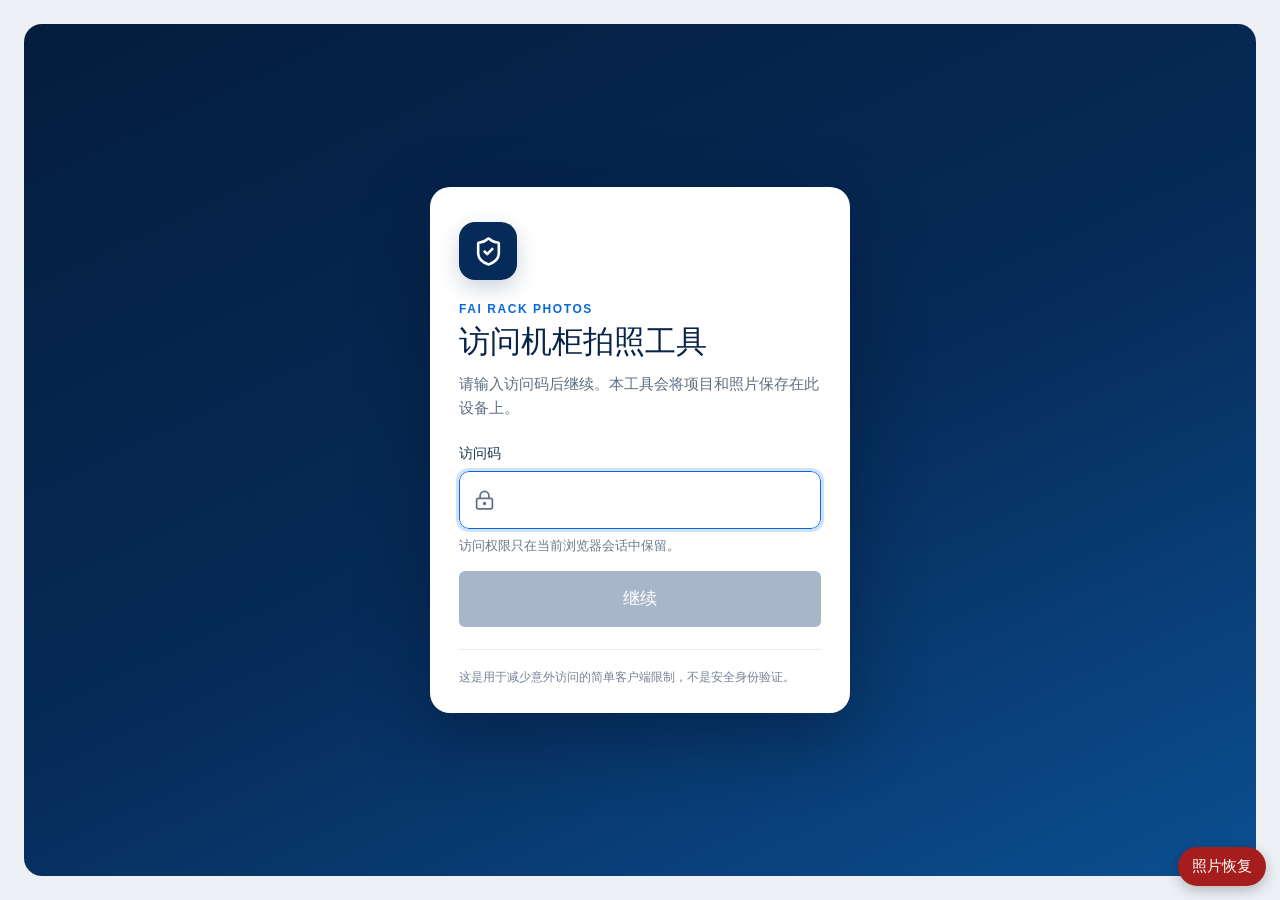
<file: index.html>
<!doctype html>
<html lang="zh-CN">
  <head>
    <meta charset="UTF-8" />
    <meta name="viewport" content="width=device-width, initial-scale=1, viewport-fit=cover" />
    <meta name="theme-color" content="#062b58" />
    <meta name="apple-mobile-web-app-capable" content="yes" />
    <meta name="apple-mobile-web-app-status-bar-style" content="default" />
    <meta name="apple-mobile-web-app-title" content="机柜拍照" />
    <link rel="icon" href="./icon.svg" type="image/svg+xml" />
    <link rel="manifest" href="./manifest.webmanifest" />
    <title>机柜拍照</title>
    <script type="module" crossorigin src="./assets/index-Nw5p51wP.js"></script>
    <link rel="stylesheet" crossorigin href="./assets/index-DUR5N84x.css">
  </head>
  <body>
    <div id="root"></div>
    <a id="photo-recovery-entry" href="./recovery.html?v=20260828-11" hidden style="position:fixed;right:14px;bottom:calc(14px + env(safe-area-inset-bottom));z-index:9999;padding:10px 14px;border-radius:999px;background:#a51d1d;color:#fff;text-decoration:none;font:700 15px -apple-system,BlinkMacSystemFont,'Segoe UI',sans-serif;box-shadow:0 4px 14px rgba(0,0,0,.25)">照片恢复</a>
    <script>
      (() => {
        const entry = document.querySelector('#photo-recovery-entry')
        const root = document.querySelector('#root')
        const updateVisibility = () => {
          entry.hidden = !root.querySelector('.access-gate, .hub-view')
        }
        new MutationObserver(updateVisibility).observe(root, { childList: true, subtree: true })
        updateVisibility()
      })()
    </script>
  </body>
</html>
</file>
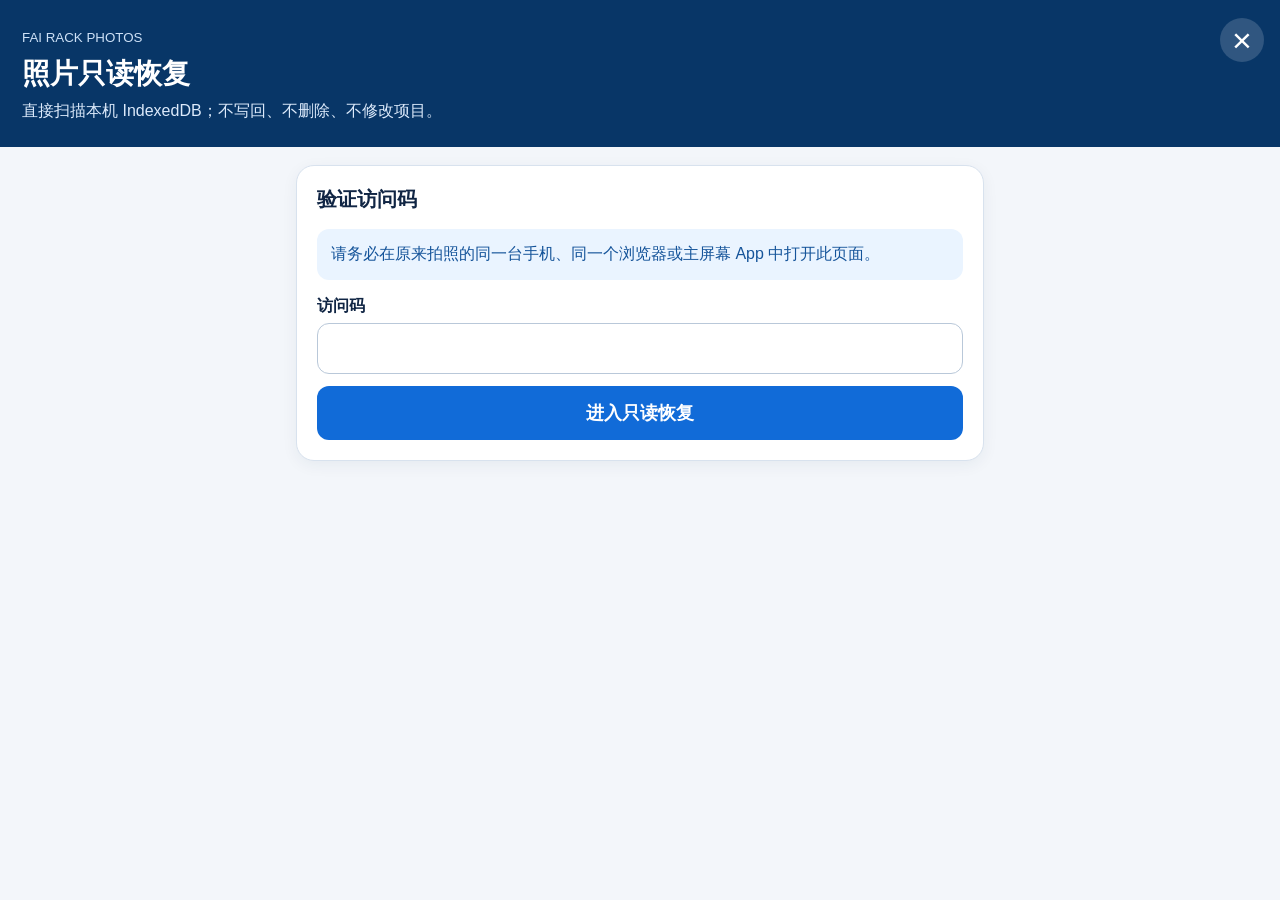
<file: recovery.html>
<!doctype html>
<html lang="zh-CN">
  <head>
    <meta charset="UTF-8" />
    <meta name="viewport" content="width=device-width, initial-scale=1, viewport-fit=cover" />
    <meta name="theme-color" content="#062b58" />
    <meta name="apple-mobile-web-app-capable" content="yes" />
    <title>FAI 照片只读恢复</title>
    <style>
      :root { color-scheme: light; font-family: -apple-system, BlinkMacSystemFont, "Segoe UI", sans-serif; background: #f3f6fa; color: #102544; }
      * { box-sizing: border-box; }
      body { margin: 0; min-height: 100vh; background: #f3f6fa; }
      header { position: relative; padding: max(28px, env(safe-area-inset-top)) 72px 24px 22px; background: #083667; color: white; }
      .recovery-close { position: absolute; top: max(18px, env(safe-area-inset-top)); right: 16px; display: grid; width: 44px; height: 44px; place-items: center; border-radius: 50%; background: rgba(255,255,255,.16); color: white; text-decoration: none; font-size: 34px; font-weight: 400; line-height: 1; }
      .recovery-close:focus-visible { outline: 3px solid white; outline-offset: 3px; }
      header h1 { margin: 8px 0 6px; font-size: 28px; }
      header p { margin: 0; color: #dceafb; line-height: 1.5; }
      main { width: min(720px, 100%); margin: 0 auto; padding: 18px 16px calc(30px + env(safe-area-inset-bottom)); }
      section { margin-bottom: 16px; padding: 20px; border: 1px solid #d8e2ee; border-radius: 18px; background: white; box-shadow: 0 4px 16px rgba(17, 45, 82, .06); }
      h2 { margin: 0 0 12px; font-size: 20px; }
      p { line-height: 1.55; }
      .notice { padding: 13px 14px; border-radius: 12px; background: #eaf4ff; color: #15549a; }
      .safe { color: #147a48; font-weight: 700; }
      label { display: block; margin: 12px 0 6px; font-weight: 700; }
      input, select { width: 100%; padding: 14px; border: 1px solid #b9c8d9; border-radius: 12px; background: white; font-size: 18px; }
      button { width: 100%; margin-top: 12px; padding: 15px 16px; border: 0; border-radius: 12px; background: #116bd8; color: white; font-size: 18px; font-weight: 800; }
      button.secondary { background: #0f5da9; }
      button:disabled { opacity: .45; }
      .hidden { display: none; }
      .status { margin-top: 14px; padding: 13px; border-radius: 12px; background: #f1f5f9; white-space: pre-wrap; overflow-wrap: anywhere; }
      .error { background: #fff0f0; color: #a51d1d; }
      .stats { display: grid; grid-template-columns: repeat(2, minmax(0, 1fr)); gap: 10px; margin-top: 14px; }
      .stat { padding: 13px; border-radius: 12px; background: #f1f5f9; }
      .stat strong { display: block; font-size: 24px; }
      progress { width: 100%; height: 16px; margin-top: 12px; }
      small { color: #66768d; line-height: 1.45; }
    </style>
  </head>
  <body>
    <header>
      <a class="recovery-close" href="./" aria-label="关闭照片恢复并返回主应用">×</a>
      <small style="color:#cde1f7">FAI RACK PHOTOS</small>
      <h1>照片只读恢复</h1>
      <p>直接扫描本机 IndexedDB；不写回、不删除、不修改项目。</p>
    </header>
    <main>
      <section id="gate">
        <h2>验证访问码</h2>
        <p class="notice">请务必在原来拍照的同一台手机、同一个浏览器或主屏幕 App 中打开此页面。</p>
        <label for="code">访问码</label>
        <input id="code" type="password" inputmode="numeric" autocomplete="current-password" />
        <button id="unlock">进入只读恢复</button>
        <div id="gate-status" class="status hidden"></div>
      </section>

      <section id="recovery" class="hidden">
        <h2>恢复扫描</h2>
        <p class="safe">只读模式：页面不会建立任何写入事务。</p>
        <p>先读取本机项目列表并选择项目。普通扫描只检查已选照片；“深度扫描全部候选”会检查同一项目中所有重拍候选，用原图与处理图的实际字节双重匹配回原来选中的 point。</p>
        <button id="load-projects">读取本机项目列表</button>
        <button id="load-workspace" class="secondary">直接读取大型 workspace 原始记录</button>
        <label for="project">选择要恢复的项目</label>
        <select id="project" disabled><option value="">请先读取项目列表</option></select>
        <button id="scan" disabled>扫描所选项目</button>
        <button id="deep-scan" class="secondary" disabled>深度扫描全部候选照片</button>
        <progress id="progress" class="hidden" value="0" max="1"></progress>
        <div id="stats" class="stats hidden"></div>
        <button id="download" class="secondary hidden">下载 PowerPoint 恢复 ZIP</button>
        <button id="download-originals" class="secondary hidden">下载全部可读原图＋裁剪数据 ZIP</button>
        <button id="report" class="secondary hidden">下载诊断清单（JSON）</button>
        <div id="status" class="status">尚未扫描。</div>
        <p><small>最终 ZIP 仍只包含每个 point 当时选中的一张。深度扫描会查看未选中的候选对象来寻找丢失字节，但不会把未选照片混进最终报告；匹配成功的现有处理图会原样导出，不重新压缩。</small></p>
      </section>
    </main>
    <script type="module" src="./recovery.js?v=20260828-10"></script>
  </body>
</html>
</file>
<file: assets/index-DUR5N84x.css>
:root{font-family:Inter,ui-sans-serif,-apple-system,BlinkMacSystemFont,Segoe UI,PingFang SC,Microsoft YaHei,sans-serif;color:#0a1d3b;background:#edf1f5;font-synthesis:none;--blue: #0b69d8;--blue-dark: #0756b5;--border: #d5dde7;--muted: #607087;--success: #16a161;--red: #ea1717}*{box-sizing:border-box}body{margin:0;min-width:320px;min-height:100vh;background:#edf1f5}button,input{font:inherit}button{-webkit-tap-highlight-color:transparent}.screen{width:min(100%,480px);min-height:100dvh;margin:0 auto;background:#fff;position:relative;overflow:hidden}.app-header{height:calc(62px + env(safe-area-inset-top));padding:env(safe-area-inset-top) 14px 0;display:grid;grid-template-columns:46px 1fr 46px;align-items:center;border-bottom:1px solid #e7ebf0;background:#fff}.app-header h1{margin:0;text-align:center;font-size:20px;line-height:1;font-weight:720;letter-spacing:.01em}.icon-button{width:44px;height:44px;display:grid;place-items:center;border:0;background:transparent;color:#0a1d3b}.icon-button svg{width:24px;height:24px}.icon-button.is-hidden{visibility:hidden}.content{padding:22px 24px calc(28px + env(safe-area-inset-bottom))}.lead{color:var(--muted);margin:0 0 30px;font-size:16px}.intro-content label{display:grid;gap:10px;margin-bottom:22px;font-size:17px;font-weight:680}input{width:100%;height:58px;border:1px solid #aeb9c6;border-radius:6px;padding:0 14px;color:#10233f;font-size:18px;background:#fff}input:focus{outline:3px solid #cce2ff;border-color:var(--blue)}.info-strip{display:flex;align-items:flex-start;gap:10px;padding:14px;background:#eaf3ff;color:#27486f;border-radius:6px;font-size:14px;line-height:1.45}.info-strip svg{flex:0 0 20px;width:20px}.primary-button,.secondary-button,.danger-button{min-height:56px;width:100%;border-radius:6px;display:flex;align-items:center;justify-content:center;gap:10px;font-size:17px;font-weight:720}.primary-button{border:0;color:#fff;background:var(--blue);box-shadow:0 3px 10px #0b69d82b}.primary-button:disabled{background:#a7b6c8;box-shadow:none}.primary-button:active{background:var(--blue-dark)}.secondary-button{border:1px solid #9aabba;color:var(--blue);background:#fff}.danger-button{min-height:48px;border:0;color:#b42318;background:transparent;font-size:14px}.primary-button svg,.secondary-button svg,.danger-button svg{width:21px}.start-button{margin-top:50px;min-height:66px;font-size:22px}.project-bar{min-height:48px;padding:12px 16px;display:flex;gap:12px;justify-content:space-between;align-items:center;background:#f4f6f8;color:#2c3d55;font-size:12px;border-bottom:1px solid #e1e6ec}.checklist-content{padding:18px 16px 96px}.progress-copy{display:flex;gap:8px;align-items:baseline;font-size:14px}.progress-copy strong{color:var(--muted);font-size:13px}.progress-track{height:7px;border-radius:999px;background:#d7dde5;margin:8px 0 18px;overflow:hidden}.progress-track span{display:block;height:100%;background:var(--blue);transition:width .25s ease}.shot-list{border:1px solid var(--border);border-radius:8px;overflow:hidden}.shot-row{width:100%;min-height:78px;padding:9px 10px;border:0;border-bottom:1px solid var(--border);background:#fff;display:grid;grid-template-columns:36px 1fr 48px 20px;align-items:center;gap:10px;text-align:left;color:#0a1d3b}.shot-row:last-child{border-bottom:0}.shot-row:active{background:#f0f6ff}.shot-row.locked{background:#f7f8fa;color:#718096;cursor:not-allowed}.shot-row.locked .status-mark{background:#b4bdc9}.shot-row.locked .camera-tile{opacity:.55}.status-mark{width:27px;height:27px;border-radius:50%;display:grid;place-items:center;background:#758295;color:#fff;font-size:14px;font-weight:700}.shot-row.complete .status-mark{background:var(--success)}.status-mark svg{width:17px}.shot-copy{min-width:0;display:grid;gap:4px}.shot-copy strong{font-size:16px}.shot-copy small{white-space:nowrap;overflow:hidden;text-overflow:ellipsis;color:var(--muted);font-size:12px}.shot-row.complete .shot-copy small{color:var(--success)}.shot-row img,.camera-tile{width:44px;height:52px;border-radius:4px;object-fit:cover}.camera-tile{display:grid;place-items:center;background:#edf0f3;color:#42546a}.camera-tile svg{width:21px}.chevron{width:19px;color:#516174}.floating-finish{position:fixed;z-index:5;bottom:calc(18px + env(safe-area-inset-bottom));left:50%;transform:translate(-50%);width:min(calc(100% - 40px),420px);height:58px;border:0;border-radius:6px;background:var(--blue);color:#fff;font-weight:720;font-size:17px;box-shadow:0 8px 24px #0b315e4d}.capture-screen{background:#070a0e;color:#fff}.capture-screen .app-header{background:#fff;color:#0a1d3b}.capture-stage{min-height:calc(100dvh - 242px);display:grid;place-items:center;background:#080b10}.camera-entry{width:100%;max-width:420px;padding:32px 28px;text-align:center}.camera-entry>svg{width:54px;height:54px;color:#8da2ba}.camera-entry h2{font-size:20px;margin:18px 0 8px}.camera-entry p{color:#aebed0;font-size:14px;line-height:1.5;margin:0 0 26px}.camera-entry .secondary-button{margin-top:12px;color:#fff;border-color:#64758b;background:transparent}.file-fallback input{display:none}.live-camera{width:100%;height:calc(100dvh - 110px);position:relative;overflow:hidden;background:#05070a}.live-camera video{width:100%;height:100%;object-fit:cover}.thirds-grid{position:absolute;top:0;right:0;bottom:0;left:0;pointer-events:none}.thirds-grid i,.thirds-grid b{position:absolute;display:block;background:#ffffff6b;box-shadow:0 0 1px #000}.thirds-grid i{top:0;bottom:0;width:1px}.thirds-grid i:first-child{left:33.333%}.thirds-grid i:nth-child(2){left:66.666%}.thirds-grid b{left:0;right:0;height:1px}.thirds-grid b:nth-child(3){top:33.333%}.thirds-grid b:nth-child(4){top:66.666%}.rack-guide{position:absolute;left:50%;top:48%;width:58%;height:75%;transform:translate(-50%,-50%);border:2px dashed #ffd23f;color:#ffd23f;transition:border-color .2s,color .2s;pointer-events:none}.rack-guide.guide-left{transform:translate(-50%,-50%) perspective(600px) rotateY(-8deg)}.rack-guide.guide-right{transform:translate(-50%,-50%) perspective(600px) rotateY(8deg)}.rack-guide.guide-label{width:78%;height:28%;top:48%}.rack-guide span{position:absolute;top:-30px;left:50%;transform:translate(-50%);white-space:nowrap;padding:4px 8px;background:#0009;font-size:12px;font-weight:700}.quality-good .rack-guide{border-color:#33df8d;color:#33df8d}.quality-bad .rack-guide{border-color:#ff4545;color:#ff4545}.level-line{position:absolute;left:50%;top:50%;width:52%;height:3px;background:#ffd23f;transform-origin:center;box-shadow:0 0 0 1px #0007}.quality-good .level-line{background:#33df8d}.quality-bad .level-line{background:#ff4545}.angle-status{position:absolute;top:14px;left:14px;right:14px;padding:10px 12px;display:grid;gap:3px;background:#07101bd9;border-left:4px solid #ffd23f}.quality-good .angle-status{border-color:#33df8d}.quality-bad .angle-status{border-color:#ff4545}.angle-status strong{font-size:14px}.angle-status span{color:#c8d4e1;font-size:11px}.camera-shutter{position:absolute;left:50%;bottom:calc(24px + env(safe-area-inset-bottom));width:72px;height:72px;transform:translate(-50%);border:5px solid white;border-radius:50%;background:#fff;box-shadow:inset 0 0 0 5px #101820,0 4px 18px #0009;color:#10233f;display:grid;place-items:center}.camera-shutter:disabled{opacity:.42}.camera-shutter svg{width:27px}.camera-restart{position:absolute;right:20px;bottom:calc(35px + env(safe-area-inset-bottom));width:50px;height:50px;border-radius:50%;border:1px solid #ffffff88;background:#07101bcf;color:#fff;display:grid;place-items:center}.quality-error{position:absolute;z-index:8;left:14px;right:14px;bottom:calc(22px + env(safe-area-inset-bottom));display:grid;gap:3px;padding:12px 14px;background:#fff0f0;color:#9f1616;border:1px solid #f84e4e;border-radius:6px;box-shadow:0 6px 24px #0005}.quality-error strong{font-size:14px}.quality-error span{font-size:12px;line-height:1.4}.capture-preview{width:100%;max-height:calc(100dvh - 242px);object-fit:contain}.capture-placeholder{padding:40px;text-align:center;color:#e8eef7}.capture-placeholder svg{width:58px;height:58px;color:#90a3bc}.capture-placeholder p{font-size:20px;font-weight:700}.capture-placeholder small{color:#9cacc0}.compression-result{height:46px;display:flex;justify-content:space-around;align-items:center;background:#132033;color:#dbe8f8;font-size:11px}.capture-footer{min-height:132px;padding-bottom:env(safe-area-inset-bottom);display:flex;flex-direction:column;gap:8px;align-items:center;justify-content:center}.review-footer{min-height:132px;padding:14px 18px calc(14px + env(safe-area-inset-bottom));display:grid;grid-template-columns:1fr 1fr;align-items:center;gap:10px}.review-footer .secondary-button{color:#fff;border-color:#8190a3;background:transparent}.delete-photo-button{min-height:56px;border:1px solid #8f4646;border-radius:6px;background:#2a1111;color:#ffbaba;display:flex;align-items:center;justify-content:center;gap:8px;font-weight:700}.delete-photo-button svg{width:19px}.shutter{width:72px;height:72px;border:4px solid white;border-radius:50%;display:grid;place-items:center;box-shadow:inset 0 0 0 5px #080b10;background:#fff;color:#0a1d3b}.shutter input{display:none}.shutter svg{width:28px}.shutter.busy svg{animation:spin 1s linear infinite}@keyframes spin{to{transform:rotate(360deg)}}.annotation-instruction{margin:0;padding:14px;text-align:center;background:#f3f5f8;color:#304259}.annotation-canvas{height:calc(100dvh - 270px);min-height:430px;position:relative;overflow:hidden;background:#15191e;touch-action:manipulation}.annotation-canvas>img{width:100%;height:100%;object-fit:contain}.target{position:absolute;width:28px;height:28px;transform:translate(-50%,-50%);border:4px solid var(--red);background:#fff4;box-shadow:0 0 0 2px #fff;z-index:3}.connector{position:absolute;top:0;right:0;bottom:0;left:0;width:100%;height:100%;z-index:2;pointer-events:none}.connector line{stroke:var(--red);stroke-width:.65;vector-effect:non-scaling-stroke}.label-inset{position:absolute;right:12px;bottom:12px;width:48%;height:22%;border:4px solid var(--red);background:#fff;z-index:4;box-shadow:0 5px 18px #0007}.label-inset img{width:100%;height:100%;object-fit:contain}.annotation-actions{padding:12px 16px calc(12px + env(safe-area-inset-bottom));display:grid;grid-template-columns:1fr 1fr;gap:10px}.completion-content{text-align:center}.success-mark{width:84px;height:84px;margin:20px auto;border:6px solid var(--blue);color:var(--blue);border-radius:50%;display:grid;place-items:center}.success-mark svg{width:48px;height:48px;stroke-width:2.5}.completion-content h2{margin:10px 0 8px;font-size:24px}.completion-content>p{color:var(--muted);margin:0 0 26px}.summary-list{border:1px solid var(--border);border-radius:8px;margin-bottom:28px;text-align:left}.summary-list div{min-height:66px;padding:12px;display:grid;grid-template-columns:28px 1fr auto;align-items:center;gap:9px;border-bottom:1px solid var(--border)}.summary-list div:last-child{border:0}.summary-list svg{width:22px}.summary-list span{font-size:14px}.summary-list strong{font-size:13px}.completion-content .secondary-button{margin-top:12px}.loading-screen{min-height:100dvh;display:grid;place-items:center;color:#40516a;background:#fff}.access-gate{min-height:100dvh;display:grid;place-items:center;padding:max(24px,env(safe-area-inset-top)) 18px max(24px,env(safe-area-inset-bottom));background:linear-gradient(155deg,#041d3d,#062b58 52%,#0b4f91)}.access-card{width:min(100%,420px);padding:34px 28px 26px;border:1px solid #ffffff24;border-radius:20px;background:#fff;box-shadow:0 24px 70px #00102466}.access-brand{width:58px;height:58px;display:grid;place-items:center;margin-bottom:22px;border-radius:16px;color:#fff;background:#062b58;box-shadow:0 8px 22px #062b5833}.access-brand svg{width:31px;height:31px}.access-eyebrow{margin:0 0 8px;color:#0969d8;font-size:12px;font-weight:800;letter-spacing:.13em}.access-card h1{margin:0;color:#092448;font-size:clamp(25px,7vw,31px);line-height:1.14}.access-intro{margin:13px 0 26px;color:#5d6e83;font-size:15px;line-height:1.55}.access-form{display:grid}.access-form label{margin-bottom:8px;color:#183451;font-size:14px;font-weight:720}.access-input-wrap{position:relative}.access-input-wrap svg{position:absolute;left:15px;top:50%;width:21px;height:21px;transform:translateY(-50%);color:#607087;pointer-events:none}.access-input-wrap input{padding-left:48px;border-radius:10px;letter-spacing:.12em}.access-input-wrap input[aria-invalid=true]{border-color:#c92a2a}.access-help,.access-error{min-height:20px;margin:8px 0 12px;font-size:13px;line-height:1.45}.access-help{color:#69798c}.access-error{color:#b42318;font-weight:650}.access-submit{margin-top:2px}.access-disclaimer{margin:22px 0 0;padding-top:18px;border-top:1px solid #e6ebf1;color:#748296;font-size:12px;line-height:1.5}@media(min-width:700px){body{padding:24px}.screen{min-height:calc(100vh - 48px);border-radius:18px;box-shadow:0 16px 50px #293a511f}.access-gate{min-height:calc(100dvh - 48px);border-radius:18px}.annotation-canvas{height:calc(100vh - 318px)}}@media(max-width:420px){.access-gate{align-items:start;padding-top:max(42px,env(safe-area-inset-top))}.access-card{padding:28px 22px 22px;border-radius:16px}.access-brand{margin-bottom:18px}.access-intro{margin-bottom:22px}}@media(prefers-reduced-motion:reduce){*{scroll-behavior:auto!important;animation-duration:.01ms!important}}.checklist-editor{margin:22px 0 14px}.editor-heading{display:flex;justify-content:space-between;align-items:center;margin-bottom:10px}.editor-heading span{color:var(--muted);font-size:.85rem}.editor-columns{display:grid;grid-template-columns:minmax(0,1fr) 102px 56px 40px;gap:7px;padding:0 4px 5px;color:var(--muted);font-size:.72rem}.editor-columns span:nth-child(3){text-align:center}.editor-row{display:grid;grid-template-columns:minmax(0,1fr) 102px 56px 40px;gap:7px;margin-bottom:8px}.editor-row input,.editor-row select{min-width:0;padding:10px 8px}.count-input{text-align:center}.icon-button{border:1px solid var(--line);border-radius:10px;background:#fff;color:#b42318;display:grid;place-items:center}.icon-button svg,.add-item svg{width:17px;height:17px}.add-item{width:100%;margin-top:4px;display:flex;align-items:center;justify-content:center;gap:7px}.onsite-add{width:100%;margin:14px 0 10px;display:flex;align-items:center;justify-content:center;gap:7px}.onsite-add svg{width:18px;height:18px}.page-app{--ppt-canvas:#b7b5b6;--ppt-gap:4px;min-height:100dvh;background:#f4f6f9;color:#10233f;padding-bottom:92px}.navy-header{height:76px;background:#062b58;color:#fff;display:grid;grid-template-columns:1fr auto;align-items:end;padding:0 20px 18px;position:sticky;top:0;z-index:10}.navy-header:has(>button){grid-template-columns:44px 1fr auto}.navy-header h1{font-size:1.15rem;margin:0}.navy-header span{display:flex;gap:18px;align-items:center;font-size:.82rem}.navy-header svg{width:21px}.navy-header button{background:none;border:0;color:#fff;padding:0;text-align:left}.project-card{margin:16px;background:#fff;border:1px solid #e0e6ef;border-radius:12px;padding:14px;display:grid;grid-template-columns:1fr 1fr;gap:10px}.project-card label{font-size:.76rem;color:#64748b}.project-card input{width:100%;border:0;border-bottom:1px solid #d9e0ea;border-radius:0;padding:8px 0;color:#10233f}.text-action{grid-column:1/-1;border:0;background:none;color:#0969e8;text-align:left;padding:4px 0}.template-section{padding:4px 16px}.template-section h2{font-size:1.25rem;margin:10px 0 2px}.template-section>p{margin:0 0 14px;color:#69788d}.template-row{width:100%;min-height:112px;background:#fff;border:1px solid #e0e6ef;border-radius:13px;margin-bottom:12px;padding:12px;display:grid;grid-template-columns:125px 1fr 24px;align-items:center;text-align:left;color:#10233f}.template-row>span:nth-child(2){display:flex;flex-direction:column;gap:5px}.template-row strong{font-size:1.05rem}.template-row small{color:#68788c}.mini-layout{height:82px;width:112px;display:grid;gap:var(--ppt-gap);background:var(--ppt-canvas);padding:3px}.mini-layout i{border:1px solid #aebbd0;background:#f7f9fc;display:grid;place-items:center;font-style:normal;font-size:.72rem}.mini-layout.three,.mini-layout.four-columns{grid-auto-flow:column}.mini-layout.four,.mini-layout.two-columns{grid-template-columns:1fr 1fr}.mini-layout.two-rows{grid-template-rows:1fr 1fr}.mini-layout.rack-label{grid-template-columns:1.2fr .8fr}.mini-layout.rack-label i:first-child{grid-row:span 3}.local-footer{position:fixed;bottom:0;width:min(100%,480px);height:56px;background:#fff;border-top:1px solid #e2e7ef;padding:18px;color:#237943;font-size:.82rem}.page-canvas{margin:16px;background:var(--ppt-canvas);border:1px solid #9f9d9e;padding:var(--ppt-gap);display:grid;gap:var(--ppt-gap);aspect-ratio:4/3}.layout-three,.layout-four-columns{grid-auto-flow:column}.layout-four{grid-template-columns:1fr 1fr;grid-template-rows:1fr 1fr}.layout-two-columns{grid-template-columns:1fr 1fr}.layout-two-rows{grid-template-rows:1fr 1fr}.layout-rack-label{grid-template-columns:1.35fr .65fr;grid-template-rows:repeat(3,1fr)}.layout-rack-label .photo-slot:first-child{grid-row:1/4}.photo-slot{position:relative;border:1px dashed #8f8d8e;background:var(--ppt-canvas);min-width:0;overflow:hidden}.photo-slot>b{position:absolute;z-index:2;top:6px;left:6px;background:#0b2342;color:#fff;border-radius:4px;padding:2px 6px}.photo-slot img{width:100%;height:100%;object-fit:cover}.empty-capture{height:100%;display:flex;align-items:center;justify-content:center;flex-direction:column;color:#58677b;gap:8px}.empty-capture input,.slot-actions input{display:none}.slot-actions{position:absolute;bottom:0;left:0;right:0;background:#041b37cc;display:flex;justify-content:center;gap:20px;padding:7px}.slot-actions label,.slot-actions button{background:none;border:0;color:#fff;padding:0}.slot-actions svg{width:18px}.photo-slot.blurred{border:2px solid #dc3434}.photo-slot em{position:absolute;bottom:0;left:0;right:0;background:#fff1f1;color:#c42626;text-align:center;padding:7px;font-style:normal;font-size:.78rem}.crop-toolbar{margin:0 16px;background:#062b58;color:#fff;border-radius:12px;padding:12px;display:grid;grid-template-columns:22px auto 1fr auto;align-items:center;gap:9px}.crop-toolbar input{min-width:50px}.crop-toolbar button{border:1px solid #6fa9ef;background:transparent;color:#fff;border-radius:8px;padding:8px}.quality-note{text-align:center;color:#68788c;font-size:.78rem}.editor-footer{position:fixed;bottom:0;width:min(100%,480px);background:#fff;border-top:1px solid #dfe5ed;padding:12px 16px;display:grid;grid-template-columns:1fr 1.3fr;gap:10px}.editor-footer button{margin:0}.review-meta{background:#fff;border-bottom:1px solid #e1e6ee;padding:14px 18px;display:flex;justify-content:space-between;font-size:.83rem}.page-stack{padding:14px}.page-summary{width:100%;border:1px solid #e0e6ef;background:#fff;border-radius:12px;margin-bottom:12px;padding:10px;display:grid;grid-template-columns:42% 1fr 22px;align-items:center;text-align:left;color:#10233f}.page-summary>span:nth-child(2){display:flex;flex-direction:column;gap:4px}.page-summary small{color:#64748b}.page-summary em{color:#23834b;font-size:.74rem;font-style:normal}.summary-layout{height:92px;display:grid;gap:var(--ppt-gap);margin-right:12px;background:var(--ppt-canvas);padding:var(--ppt-gap)}.summary-layout img,.summary-layout i{width:100%;height:100%;object-fit:cover;background:var(--ppt-canvas);display:grid;place-items:center}.summary-layout.four{grid-template-columns:1fr 1fr}.summary-layout.three,.summary-layout.four-columns{grid-auto-flow:column}.summary-layout.two-columns{grid-template-columns:1fr 1fr}.summary-layout.two-rows{grid-template-rows:1fr 1fr}.summary-layout.rack-label{grid-template-columns:1.3fr .7fr;grid-template-rows:repeat(3,1fr)}.summary-layout.rack-label>:first-child{grid-row:1/4}.add-page{display:block;width:calc(100% - 28px);margin:0 14px 12px}.export-button{display:flex;width:calc(100% - 28px);margin:0 14px;justify-content:center;gap:8px}.local-copy{text-align:center;color:#718096;font-size:.76rem}.crop-view{background:#08101b;color:#fff;padding-bottom:calc(150px + env(safe-area-inset-bottom));overflow-x:hidden}.crop-instruction{margin:0;padding:12px 18px;background:#0d213b;color:#d6e4f4;font-size:.8rem;line-height:1.45}.crop-stage{height:calc(100dvh - 292px - env(safe-area-inset-bottom));min-height:330px;padding:12px;display:flex;align-items:center;justify-content:center;overflow:hidden}.crop-image-shell{position:relative;width:min(100%,calc((100dvh - 316px - env(safe-area-inset-bottom))*var(--source-ratio)));max-height:100%;background:#000;overflow:hidden;touch-action:none;-webkit-user-select:none;user-select:none}.crop-image-shell>img{display:block;width:100%;height:100%;object-fit:fill;pointer-events:none}.crop-frame{position:absolute;border:3px solid #fff;box-shadow:0 0 0 9999px #00000094,0 0 0 1px #062b58;touch-action:none;cursor:move}.crop-frame:focus-visible{outline:3px solid #6db4ff;outline-offset:3px}.crop-handle{position:absolute;width:44px;height:44px;border:0;background:transparent;touch-action:none}.crop-handle:after{content:"";position:absolute;width:16px;height:16px;border-color:#4db1ff;border-style:solid}.crop-handle.nw{left:-22px;top:-22px}.crop-handle.nw:after{right:4px;bottom:4px;border-width:4px 0 0 4px}.crop-handle.ne{right:-22px;top:-22px}.crop-handle.ne:after{left:4px;bottom:4px;border-width:4px 4px 0 0}.crop-handle.sw{left:-22px;bottom:-22px}.crop-handle.sw:after{right:4px;top:4px;border-width:0 0 4px 4px}.crop-handle.se{right:-22px;bottom:-22px}.crop-handle.se:after{left:4px;top:4px;border-width:0 4px 4px 0}.crop-size{margin:0;text-align:center;color:#bed3ea;font-size:.78rem}.crop-error,.photo-error{margin:10px 16px;padding:10px 12px;border-radius:8px;background:#fff0f0;color:#a61b1b;font-size:.82rem}.crop-actions{position:fixed;z-index:12;bottom:0;left:50%;transform:translate(-50%);width:min(100%,480px);padding:10px 12px calc(10px + env(safe-area-inset-bottom));background:#fff;display:grid;grid-template-columns:1fr 1fr;gap:8px}.crop-actions .primary-button{grid-column:1/-1}.crop-retake{margin:0}.crop-retake input{display:none}.crop-retake.disabled{opacity:.55;pointer-events:none}.recrop-button{margin-bottom:12px}.empty-capture.disabled{opacity:.6;pointer-events:none}.empty-capture{width:100%;border:0;background:transparent}.live-capture-view{background:#06101d;color:#fff;padding-bottom:0;overflow:hidden}.live-preview{position:relative;width:100%;height:calc(100dvh - 214px - env(safe-area-inset-bottom));min-height:430px;overflow:hidden;background:#02060a;touch-action:none}.live-preview>video{display:block;width:100%;height:100%;object-fit:cover}.capture-guides{position:absolute;top:0;right:0;bottom:0;left:0;pointer-events:none}.capture-guides i,.capture-guides b{position:absolute;background:#ffffff6b;box-shadow:0 0 1px #000c}.capture-guides i{top:0;bottom:0;width:1px}.capture-guides i:first-child{left:33.333%}.capture-guides i:nth-child(2){left:66.666%}.capture-guides b{left:0;right:0;height:1px}.capture-guides b:nth-child(3){top:33.333%}.capture-guides b:nth-child(4){top:66.666%}.capture-guides span,.capture-guides em{position:absolute;left:50%;top:50%;background:#ffda42e6;transform:translate(-50%,-50%);font-style:normal}.capture-guides span{width:60px;height:2px}.capture-guides em{width:2px;height:28px}.camera-preset-bar{min-height:52px;display:grid;grid-template-columns:1fr 1.35fr;background:#0d213b;border-top:1px solid #284561}.camera-preset-bar button{min-height:48px;padding:6px 8px;border:0;border-right:1px solid #284561;background:transparent;color:#e6f0fb;font-size:.72rem;display:flex;align-items:center;justify-content:center;gap:6px}.camera-preset-bar svg{width:18px}.camera-status,.camera-error,.camera-loading{position:absolute;z-index:6;left:12px;right:12px;bottom:136px;margin:0;padding:9px 11px;border-radius:8px;font-size:.75rem}.camera-status{background:#146e40f0;display:flex;gap:6px;align-items:center}.camera-status svg{width:17px}.camera-error{background:#a61b1bf2}.camera-loading{bottom:auto;top:92px;background:#062b58e6;text-align:center}.camera-actions{height:86px;padding:8px 16px calc(8px + env(safe-area-inset-bottom));display:flex;justify-content:center;background:#06101d}.camera-shutter{min-width:108px;border:0;background:transparent;color:#fff;display:flex;align-items:center;justify-content:center;gap:9px;font-weight:700}.camera-shutter>span{width:58px;height:58px;border:4px solid #fff;border-radius:50%;display:grid;place-items:center;background:#1670d8;box-shadow:inset 0 0 0 3px #06101d}.camera-shutter svg{width:24px}.camera-fallback{min-height:calc(100dvh - 76px);padding:48px 24px calc(28px + env(safe-area-inset-bottom));display:flex;flex-direction:column;align-items:center;text-align:center;gap:14px}.camera-fallback>svg{width:52px;height:52px;color:#90a9c4}.camera-fallback h2{margin:6px 0 0}.camera-fallback p{max-width:360px;color:#bed0e5;line-height:1.55}.camera-fallback label,.camera-fallback button{max-width:360px}.camera-fallback input{display:none}@media(min-width:700px){.live-capture-view{width:min(100%,720px);margin:0 auto}.live-capture-view .navy-header{width:100%}.live-preview{height:calc(100dvh - 214px);min-height:520px}.camera-actions{padding-bottom:8px}}.export-options{margin:0 14px 16px;padding:14px;border-radius:12px;background:#fff;border:1px solid #dce4ee;display:grid;gap:9px}.export-options button{margin:0}.export-options p{margin:-3px 2px 5px;color:#65758a;font-size:.75rem;line-height:1.4}.export-options svg{width:20px}.capture-guides span,.capture-guides em{left:var(--guide-center-x,50%);top:var(--guide-center-y,50%)}.camera-focus-ring{position:absolute;z-index:5;width:52px;height:52px;border:2px solid #ffd940;border-radius:8px;transform:translate(-50%,-50%);pointer-events:none;box-shadow:0 0 0 1px #0008,0 0 14px #ffd94066;animation:focus-pulse .9s ease-out both}.camera-focus-ring:before,.camera-focus-ring:after{content:"";position:absolute;background:#ffd940}.camera-focus-ring:before{left:50%;top:17px;bottom:17px;width:1px}.camera-focus-ring:after{top:50%;left:17px;right:17px;height:1px}@keyframes focus-pulse{0%{opacity:0;transform:translate(-50%,-50%) scale(1.35)}20%,75%{opacity:1;transform:translate(-50%,-50%) scale(1)}to{opacity:0;transform:translate(-50%,-50%) scale(.92)}}.camera-preset-bar{grid-template-columns:1fr 1fr 1.35fr}.camera-preset-bar button:disabled{color:#72dca7;opacity:1}.camera-level-line{position:absolute;z-index:4;left:50%;top:50%;width:46%;height:3px;background:#ff5d5d;transform-origin:center;box-shadow:0 0 0 1px #0009;pointer-events:none}.camera-level-line.passed{background:#39df91}.camera-analysis{position:absolute;z-index:4;top:12px;left:12px;right:12px;padding:8px 10px;border-left:4px solid #ffd940;border-radius:5px;background:#06101dd9;display:grid;gap:2px;pointer-events:none}.camera-analysis strong{font-size:.8rem}.camera-analysis span{font-size:.68rem;color:#d7e3ef}.editor-footer.three-actions{grid-template-columns:.9fr 1fr 1fr}.editor-footer.three-actions button{min-width:0;padding-left:6px;padding-right:6px;font-size:.76rem;white-space:normal;line-height:1.2}.slot-delete-confirm{margin:0 16px 12px}.page-drag-handle{touch-action:none;cursor:grab}.page-drag-handle:active{cursor:grabbing}.page-summary-wrap.dragging{opacity:.62}.page-summary-wrap.drag-target{outline:3px solid #1670d8;outline-offset:3px}.archive-export{background:#0b5aa7}.ready-download{text-decoration:none;background:#16803f}.export-error{margin:0!important;padding:10px 12px;border-radius:8px;background:#fff0f0;color:#a61b1b!important}.export-options button:disabled{opacity:.72;cursor:wait}.crop-image-shell>img{object-fit:contain!important}.camera-preset-bar{grid-template-columns:repeat(4,minmax(0,1fr))!important}.camera-preset-bar button{min-width:0;line-height:1.15}.save-project-template{width:calc(100% - 32px);margin:0 16px 14px;display:flex;align-items:center;justify-content:center;gap:8px}.saved-template-grid{display:grid;gap:10px}.saved-template-card{position:relative;border:1px solid #d5dfeb;border-radius:10px;background:#fff;overflow:hidden}.saved-template-card>button:first-child{width:100%;min-height:74px;padding:12px 54px 12px 14px;border:0;background:#fff;color:#132d4d;display:grid;grid-template-columns:28px 1fr 20px;align-items:center;gap:10px;text-align:left}.saved-template-card>button:first-child>svg{width:24px}.saved-template-card span{display:grid;gap:4px}.saved-template-card small{color:#68788c}.saved-template-delete{position:absolute;right:8px;top:50%;transform:translateY(-50%);width:38px;height:38px;border:0;border-radius:8px;background:#fff0f0;color:#a61b1b;display:grid;place-items:center}.saved-template-delete svg{width:18px}.photo-preview-open{cursor:zoom-in}.photo-viewer{position:fixed;z-index:100;top:0;right:0;bottom:0;left:0;background:#02060a;color:#fff;display:grid;grid-template-rows:64px 1fr 72px}.photo-viewer header{display:flex;align-items:center;justify-content:space-between;padding:env(safe-area-inset-top) 16px 0;background:#06182d}.photo-viewer header button,.photo-viewer footer button{border:0;background:#153b68;color:#fff;border-radius:10px;min-width:46px;min-height:46px;display:flex;align-items:center;justify-content:center;gap:5px}.photo-viewer header svg,.photo-viewer footer svg{width:22px}.photo-viewer-stage{overflow:hidden;display:grid;place-items:center;touch-action:none;-webkit-user-select:none;user-select:none}.photo-viewer-stage img{max-width:100%;max-height:100%;object-fit:contain;transform-origin:center;will-change:transform}.photo-viewer-stage p{color:#b9cbe0}.photo-viewer footer{display:flex;align-items:center;justify-content:center;gap:12px;padding:8px 12px calc(8px + env(safe-area-inset-bottom));background:#06182d}.photo-viewer footer output{min-width:52px;text-align:center}.photo-viewer footer button:disabled{opacity:.45}.camera-analysis{display:none!important}.workflow-section,.saved-projects,.module-section{padding:18px 16px}.workflow-section h2,.saved-projects h2,.module-section h2{margin:0 0 4px;font-size:1.18rem}.workflow-section>p,.module-section>p{margin:0 0 14px;color:#68788c;font-size:.86rem}.workflow-grid{display:grid;gap:10px}.workflow-card{min-height:92px;border:1px solid #dce4ee;border-left:6px solid #1b70d5;border-radius:13px;background:#fff;padding:14px 12px;display:grid;grid-template-columns:1fr 24px;text-align:left;align-items:center;color:#10233f}.workflow-card.green{border-left-color:#16a161}.workflow-card.purple{border-left-color:#7a4bd0}.workflow-card strong{font-size:1.12rem}.workflow-card small{grid-column:1;color:#68788c;margin-top:5px}.workflow-card svg{grid-column:2;grid-row:1/3}.saved-projects{padding-top:4px}.saved-projects h2{display:flex;justify-content:space-between}.saved-projects h2 span{color:#728197;font-size:.86rem}.empty-projects{min-height:180px;border:1px dashed #bdc9d8;border-radius:12px;display:flex;flex-direction:column;align-items:center;justify-content:center;gap:7px;color:#718096}.empty-projects svg{width:34px}.saved-project{background:#fff;border:1px solid #dfe6ef;border-radius:13px;margin-top:12px;display:grid;grid-template-columns:1fr 44px;overflow:hidden}.project-open{border:0;background:#fff;padding:14px;text-align:left;display:grid;grid-template-columns:auto 1fr;gap:5px 9px;color:#10233f}.project-open strong{align-self:center}.project-open small,.project-open em{grid-column:1/3;color:#68788c;font-style:normal}.workflow-chip{border-radius:999px;background:#e4efff;color:#075bb9;padding:3px 8px;font-size:.68rem;text-transform:capitalize}.workflow-chip.packout{background:#e3f7eb;color:#187341}.workflow-chip.custom{background:#f1eaff;color:#6841a6}.project-progress{grid-column:1/3;height:6px;background:#e7ebf1;border-radius:99px;overflow:hidden;margin-top:5px}.project-progress i{display:block;height:100%;background:#1670d8}.project-actions{border-left:1px solid #edf0f4;display:grid}.project-actions button{border:0;border-bottom:1px solid #edf0f4;background:#fff;color:#607087}.project-actions button:last-child{border-bottom:0;color:#b42318}.project-actions svg{width:17px}.module-row{width:100%;min-height:82px;background:#fff;border:1px solid #dfe6ef;border-radius:12px;margin-bottom:10px;padding:10px;display:grid;grid-template-columns:38px 1fr 24px;gap:10px;align-items:center;text-align:left;color:#10233f}.module-row>span:nth-child(2){display:grid;gap:4px}.module-row small{color:#68788c;white-space:nowrap;overflow:hidden;text-overflow:ellipsis;max-width:250px}.module-row em{color:#2b7c4e;font-size:.72rem;font-style:normal}.module-status{width:32px;height:32px;border-radius:50%;background:#e8edf4;display:grid;place-items:center;font-weight:700}.module-status.done{background:#def5e8;color:#167747}.mini-layout.six{grid-template-columns:repeat(3,1fr);grid-template-rows:repeat(2,1fr)}.mini-layout.freeform{position:relative}.mini-layout.freeform i{position:absolute;left:14%;top:14%;width:65%;height:65%;border:2px dashed #7a4bd0}.layout-six{grid-template-columns:repeat(3,1fr);grid-template-rows:repeat(2,1fr)}.layout-freeform{display:block;position:relative}.freeform-slot{position:absolute;touch-action:none;border:2px dashed #7950c4}.resize-handle{position:absolute;z-index:4;right:0;bottom:0;width:24px;height:24px;border:0;background:linear-gradient(135deg,transparent 45%,#7950c4 46%)}.freeform-add{width:calc(100% - 32px);margin:0 16px 12px}.candidate-strip{position:absolute;z-index:3;left:5px;right:5px;bottom:42px;display:flex;gap:4px;overflow-x:auto}.candidate-strip button{padding:1px;border:2px solid transparent;background:#fff;border-radius:4px;width:36px;height:36px;flex:0 0 36px}.candidate-strip button.selected{border-color:#0b69d8}.candidate-strip img{width:100%;height:100%;object-fit:cover}.confirm-preview{height:calc(100dvh - 330px);min-height:340px;background:#08101b;display:grid;place-items:center;overflow:hidden}.confirm-preview img{width:100%;height:100%;object-fit:contain}.confirm-quality{background:#e7f7ed;color:#176d40;padding:12px 18px;display:flex;justify-content:space-between;font-size:.78rem}.confirm-actions{padding:16px;display:grid;grid-template-columns:1fr 1fr;gap:10px}.confirm-actions .primary-button{grid-column:1/3}.candidate-note{text-align:center;color:#68788c;font-size:.78rem;margin:0}.adjust-preview{height:46dvh;background:#10151c;overflow:hidden;display:grid;place-items:center}.adjust-preview img{width:100%;height:100%;object-fit:contain;transition:transform .12s}.adjust-controls{padding:14px 18px 100px;background:#fff}.rotation-buttons{display:grid;grid-template-columns:1fr 1fr;gap:10px}.rotation-buttons button{min-height:44px;border:1px solid #aeb9c6;border-radius:8px;background:#fff;color:#153253;display:flex;align-items:center;justify-content:center;gap:7px}.rotation-buttons svg{width:18px}.adjust-controls label{display:grid;grid-template-columns:1fr auto;gap:6px;margin-top:13px;color:#33465f;font-size:.82rem}.adjust-controls label input{grid-column:1/3;width:100%;height:auto;padding:0}.adjust-controls output{color:#0b69d8;font-weight:700}.summary-layout.six{grid-template-columns:repeat(3,1fr);grid-template-rows:repeat(2,1fr)}.summary-layout.freeform{grid-template-columns:1fr}.photo-slot img{transform-origin:center;transition:transform .12s}@media(min-width:700px){.page-app{width:min(100%,480px);margin:0 auto;box-shadow:0 16px 50px #293a511f}.local-footer,.editor-footer{left:50%;transform:translate(-50%)}}.layout-positioned{display:block;position:relative;padding:0}.positioned-slot{position:absolute}.reference-card{margin:22px 16px;background:#fff;border:1px solid #dfe6ef;border-radius:14px;padding:22px;display:grid;gap:12px;line-height:1.55}.reference-card strong{color:#0b69d8;font-size:1.05rem}.reference-card p{margin:0}.reference-card small{color:#68788c}.single-action{grid-template-columns:1fr}.save-template{width:calc(100% - 32px);margin:0 16px 12px}.link-instruction{margin:12px 16px 0;padding:11px 14px;border-radius:9px;background:#fff0f0;color:#a51818;border:1px solid #f2a4a4;font-size:.82rem;font-weight:700}.label-connections{position:absolute;z-index:4;top:0;right:0;bottom:0;left:0;width:100%;height:100%;pointer-events:none;overflow:visible}.label-connections line{stroke:#ed1717;stroke-width:.7;vector-effect:non-scaling-stroke}.label-connections circle{fill:#ed1717;stroke:#fff;stroke-width:.6;vector-effect:non-scaling-stroke}.label-connections text{fill:#ed1717;font-size:5px;font-weight:800;paint-order:stroke;stroke:#fff;stroke-width:.7px}.rack-label-canvas .positioned-slot{z-index:2}.rack-label-canvas .link-target{outline:4px solid #ed1717;outline-offset:-4px;cursor:crosshair}.slot-actions button.linking{color:#ff5454}.photo-slot>b.label-code{background:#c91515}.module-section+.template-section{border-top:1px solid #dde4ed;padding-top:16px}.freeform-slot{touch-action:none;user-select:none;-webkit-user-select:none;overflow:visible}.freeform-slot.selected-slot{outline:3px solid #3f8cff;outline-offset:2px}.slot-drag-handle{display:none;position:absolute;z-index:9;right:0;top:-38px;width:38px;height:36px;border:1px solid #ffffffaa;border-radius:8px;background:#17355e;color:#fff;font-size:22px;touch-action:none}.freeform-slot.selected-slot .slot-drag-handle{display:block}.freeform-slot .resize-handle{position:absolute;z-index:8;width:34px;height:34px;border:0;background:transparent;touch-action:none}.freeform-slot .resize-handle:after{content:"";position:absolute;left:12px;top:12px;width:10px;height:10px;border:2px solid #fff;background:#5b35b5;box-shadow:0 0 0 1px #5b35b5}.freeform-slot .resize-handle.nw{left:-17px;top:-17px}.freeform-slot .resize-handle.n{left:calc(50% - 17px);top:-17px}.freeform-slot .resize-handle.ne{right:-17px;top:-17px}.freeform-slot .resize-handle.e{right:-17px;top:calc(50% - 17px)}.freeform-slot .resize-handle.se{right:-17px;bottom:-17px}.freeform-slot .resize-handle.s{left:calc(50% - 17px);bottom:-17px}.freeform-slot .resize-handle.sw{left:-17px;bottom:-17px}.freeform-slot .resize-handle.w{left:-17px;top:calc(50% - 17px)}.layout-edit-tools{margin:0 16px 12px;display:grid;grid-template-columns:1fr 1fr;gap:8px}.layout-edit-tools .freeform-add{width:auto;margin:0}.slot-selector{grid-column:1/-1;display:flex;gap:6px;overflow-x:auto;padding:4px 1px}.slot-selector button{min-height:38px;white-space:nowrap;border:1px solid #bdc9da;border-radius:8px;background:#fff;color:#17324f;padding:7px 10px}.slot-selector button.selected{border-color:#176fd1;background:#e8f2ff;color:#075ab6}.skipped-slot{position:absolute;top:0;right:0;bottom:0;left:0;display:flex;align-items:center;justify-content:center;flex-direction:column;gap:5px;background:repeating-linear-gradient(135deg,#dadde2,#dadde2 10px,#c8ccd2 10px,#c8ccd2 20px);color:#48566a;font-size:.72rem;font-weight:700}.skipped-slot svg{width:24px}.slot-actions{z-index:7;gap:12px;overflow-x:auto;justify-content:flex-start;padding-inline:10px}.slot-actions button{min-width:28px;min-height:28px;display:grid;place-items:center}.template-row-wrap,.page-summary-wrap{position:relative;margin-bottom:12px}.template-row-wrap .template-row,.page-summary-wrap .page-summary{margin-bottom:0}.template-actions,.page-instance-actions{display:flex;gap:8px;padding:7px 10px;background:#f8fafc;border:1px solid #e0e6ef;border-top:0;border-radius:0 0 12px 12px}.template-actions button,.page-instance-actions button{min-height:38px;border:1px solid #cbd5e1;border-radius:8px;background:#fff;color:#17324f;display:flex;align-items:center;justify-content:center;gap:5px}.template-actions button{width:44px}.page-instance-actions button{flex:1}.template-actions svg,.page-instance-actions svg{width:17px}.inline-confirm{margin-top:6px;padding:10px;border:1px solid #efb1b1;border-radius:10px;background:#fff4f4;display:grid;grid-template-columns:1fr auto auto;gap:8px;align-items:center;font-size:.78rem;color:#7b2525}.inline-confirm button{min-height:38px;border:1px solid #c7d0dc;border-radius:8px;background:#fff;padding:6px 10px}.inline-confirm button.danger{background:#b42318;border-color:#b42318;color:#fff}.restore-standard{margin:12px 16px;padding:14px;border:1px solid #cbd8e8;border-radius:12px;background:#fff}.restore-standard h2{margin:0 0 4px;font-size:1rem}.restore-standard p{margin:0 0 10px;color:#66778c;font-size:.78rem}.restore-standard>div{display:flex;flex-wrap:wrap;gap:7px}.restore-standard button{min-height:40px;border:1px solid #aac0dc;border-radius:8px;background:#eef5ff;color:#0a579f;display:flex;align-items:center;gap:5px;padding:7px 9px}.restore-standard svg{width:16px}.review-meta{flex-wrap:wrap;gap:6px}.review-meta small{flex-basis:100%;color:#607087}.nonblocking-summary{padding:9px;border-radius:8px;background:#eef6ff;color:#184e88!important}.summary-layout i.skipped{font-size:.58rem;color:#5f6772;background:repeating-linear-gradient(135deg,#dadde2,#dadde2 6px,#c8ccd2 6px,#c8ccd2 12px)}.page-canvas.link-mode{cursor:not-allowed}.page-canvas.link-mode .link-target{pointer-events:auto;cursor:crosshair}.page-canvas.link-mode .label-connections{pointer-events:none}.page-canvas.link-mode .link-target>*{pointer-events:none}@media(max-width:420px){.inline-confirm{grid-template-columns:1fr 1fr}.inline-confirm span{grid-column:1/-1}.page-summary{grid-template-columns:42% 1fr}.layout-edit-tools{grid-template-columns:1fr 1fr}.layout-edit-tools .slot-selector{grid-column:1/-1}.slot-actions{gap:8px}}.freeform-slot{touch-action:manipulation;border-color:transparent;border-style:solid}.freeform-slot.layout-editing-slot{touch-action:none;border-color:#7950c4;border-style:dashed}.layout-edit-toggle svg,.photo-viewer-crop svg{width:18px;height:18px}.photo-viewer-crop{white-space:nowrap}.long-press-hint{margin-top:5px;color:#6b5aac;font-size:.7rem}.review-view,.review-view *,.page-reordering,.page-reordering *{-webkit-user-select:none;user-select:none;-webkit-touch-callout:none}.page-reordering{cursor:grabbing}.page-summary-wrap.dragging{opacity:.78;transform:scale(1.015);box-shadow:0 12px 26px #17355e2b;transition:transform .12s,box-shadow .12s,opacity .12s}.label-connections line{stroke:#f01919;stroke-width:1.25}.label-anchor-box{position:absolute;border:2px solid #f01919;box-sizing:border-box;pointer-events:none;background:transparent}.label-anchor-box.editing{pointer-events:auto;touch-action:none;cursor:move}.label-anchor-box.selected{outline:2px solid #fff;outline-offset:2px}.label-anchor-box .resize-handle{position:absolute;z-index:9;width:30px;height:30px;border:0;background:transparent;touch-action:none}.label-anchor-box .resize-handle:after{content:"";position:absolute;left:10px;top:10px;width:8px;height:8px;border:2px solid #fff;background:#f01919;box-shadow:0 0 0 1px #f01919}.label-anchor-box .resize-handle.nw{left:-15px;top:-15px}.label-anchor-box .resize-handle.n{left:calc(50% - 15px);top:-15px}.label-anchor-box .resize-handle.ne{right:-15px;top:-15px}.label-anchor-box .resize-handle.e{right:-15px;top:calc(50% - 15px)}.label-anchor-box .resize-handle.se{right:-15px;bottom:-15px}.label-anchor-box .resize-handle.s{left:calc(50% - 15px);bottom:-15px}.label-anchor-box .resize-handle.sw{left:-15px;bottom:-15px}.label-anchor-box .resize-handle.w{left:-15px;top:calc(50% - 15px)}.page-annotations{position:absolute;z-index:6;top:0;right:0;bottom:0;left:0;width:100%;height:100%;pointer-events:none;overflow:visible}.page-annotations line{stroke:#00a651;stroke-width:1.25;vector-effect:non-scaling-stroke}.page-annotations line.selected{stroke-width:2}.annotation-draw-layer{position:absolute;z-index:12;top:0;right:0;bottom:0;left:0;touch-action:none;cursor:crosshair}.annotation-endpoint{position:absolute;z-index:11;width:30px;height:30px;margin:-15px 0 0 -15px;border:0;border-radius:50%;background:#00a65144;touch-action:none}.annotation-endpoint:after{content:"";position:absolute;top:10px;right:10px;bottom:10px;left:10px;border-radius:50%;background:#00a651;border:2px solid #fff}.annotation-endpoint.selected{box-shadow:0 0 0 2px #00a651}.annotation-tool{white-space:nowrap}.annotation-endpoint{background:transparent;box-shadow:0 0 0 2px var(--annotation-color)}.annotation-endpoint:after{background:var(--annotation-color)}.annotation-endpoint.selected{box-shadow:0 0 0 3px var(--annotation-color)}.label-anchor-box .resize-handle:after{background:var(--target-color);box-shadow:0 0 0 1px var(--target-color)}.label-anchor-box.hidden-target{border-style:dashed;opacity:.42}.label-target-options{margin:0 16px 12px;display:flex;gap:8px}.label-target-options .secondary-button{margin:0;width:auto}.rack-label-canvas .freeform-slot.layout-editing-slot{touch-action:none}.label-anchor-box{border-width:1px}.label-connections line:not(.connector-hit-target){stroke-width:1}.page-canvas-viewport{margin:0;overflow:auto;overscroll-behavior:contain}.page-canvas-viewport .page-canvas{transform-origin:top left;transition:transform .08s linear}.page-canvas-viewport.zoomed{max-height:72dvh;border-block:1px solid #cbd4df}.canvas-zoom-status{margin:10px 16px 0;display:flex;align-items:center;gap:8px;flex-wrap:wrap;color:#58677b;font-size:.78rem}.canvas-zoom-status .secondary-button{width:auto;margin:0;padding:8px 10px}.page-canvas-viewport.expanded{position:fixed;z-index:40;top:0;right:0;bottom:0;left:0;background:#17202b;max-height:none;padding-top:70px}.page-canvas-viewport.expanded .page-canvas{margin-top:12px}.expanded-canvas-tools{position:fixed;z-index:45;top:0;left:0;right:0;min-height:64px;padding:8px;background:#fff;display:flex;align-items:center;gap:8px;flex-wrap:wrap}.expanded-canvas-tools span{flex:1;min-width:130px;font-size:.75rem;color:#43546a}.expanded-canvas-tools .secondary-button{width:auto;margin:0;padding:8px}.connector-hit-target,.annotation-hit-target{stroke:transparent!important;stroke-width:12!important;pointer-events:stroke}.label-connections:has(.connector-hit-target),.page-annotations:has(.annotation-hit-target){pointer-events:auto}.label-connections line.selected{filter:drop-shadow(0 0 1px #fff)}.label-link-draw-layer{position:absolute;z-index:14;top:0;right:0;bottom:0;left:0;touch-action:none;cursor:crosshair}.label-link-draw-layer svg{position:absolute;top:0;right:0;bottom:0;left:0;width:100%;height:100%;pointer-events:none}.label-link-draw-layer line{stroke:#f01919;stroke-width:1;stroke-dasharray:2 1;vector-effect:non-scaling-stroke}.mini-layout.positioned-preview{display:block;position:relative;padding:0}.mini-layout.positioned-preview i{position:absolute}.mini-layout.positioned-preview i:first-child{grid-row:auto}.template-section+.module-section{border-top:1px solid #dde4ed;padding-top:18px}.template-save-panel{margin:0 16px 12px;padding:14px;border:1px solid #cbd7e6;border-radius:12px;background:#fff;box-shadow:0 8px 24px #0f233c1f}.template-save-panel label{display:grid;gap:7px;color:#33465f;font-size:.82rem;font-weight:700}.template-save-panel input{min-height:44px;border:1px solid #aebdce;border-radius:8px;padding:9px 11px;font:inherit}.template-save-panel>div{display:grid;grid-template-columns:1fr 1fr;gap:9px;margin-top:11px}.template-save-panel button{margin:0}.template-saved{margin:0 16px 12px;padding:10px 12px;border-radius:9px;background:#e5f7ec;color:#176d40;font-size:.8rem;font-weight:700}.label-connections text{fill:#fff;font-size:4px;font-weight:800;text-anchor:middle;dominant-baseline:central;paint-order:stroke;stroke:#c91515;stroke-width:.35px}
</file>
